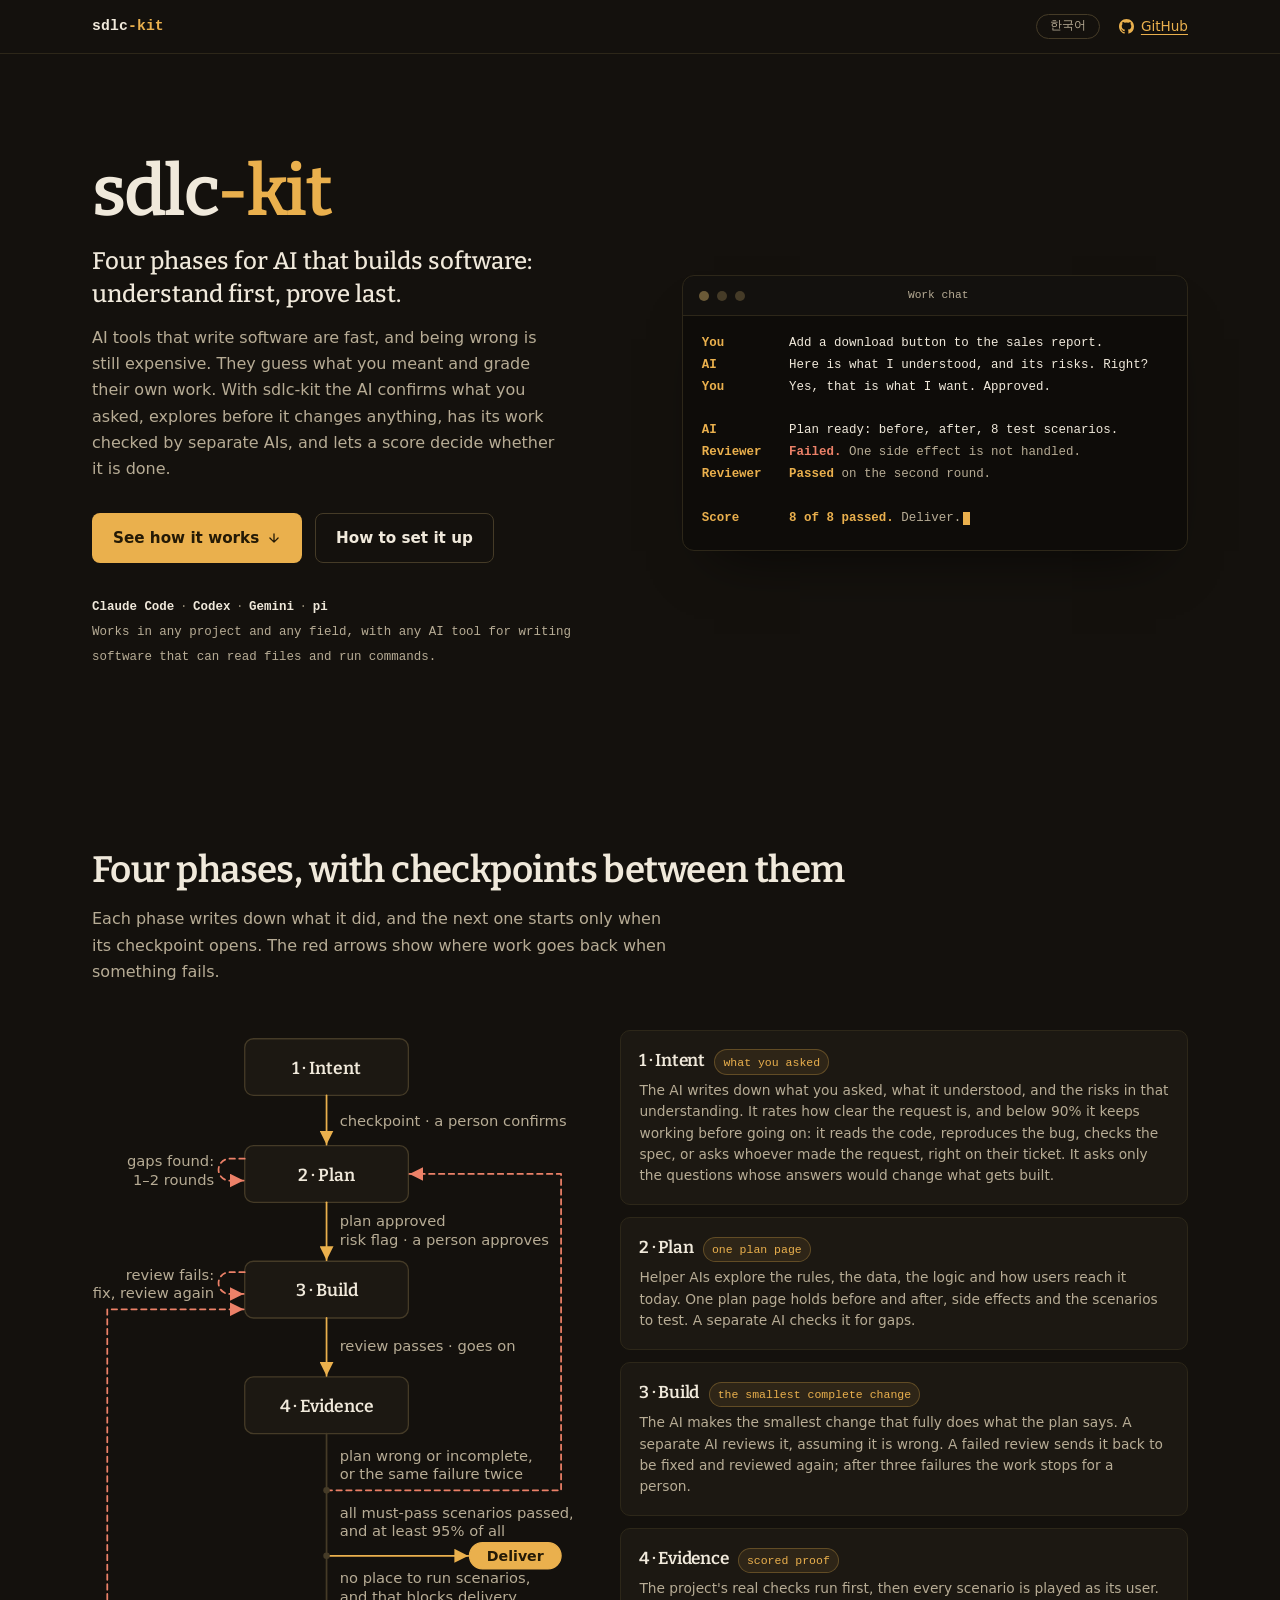
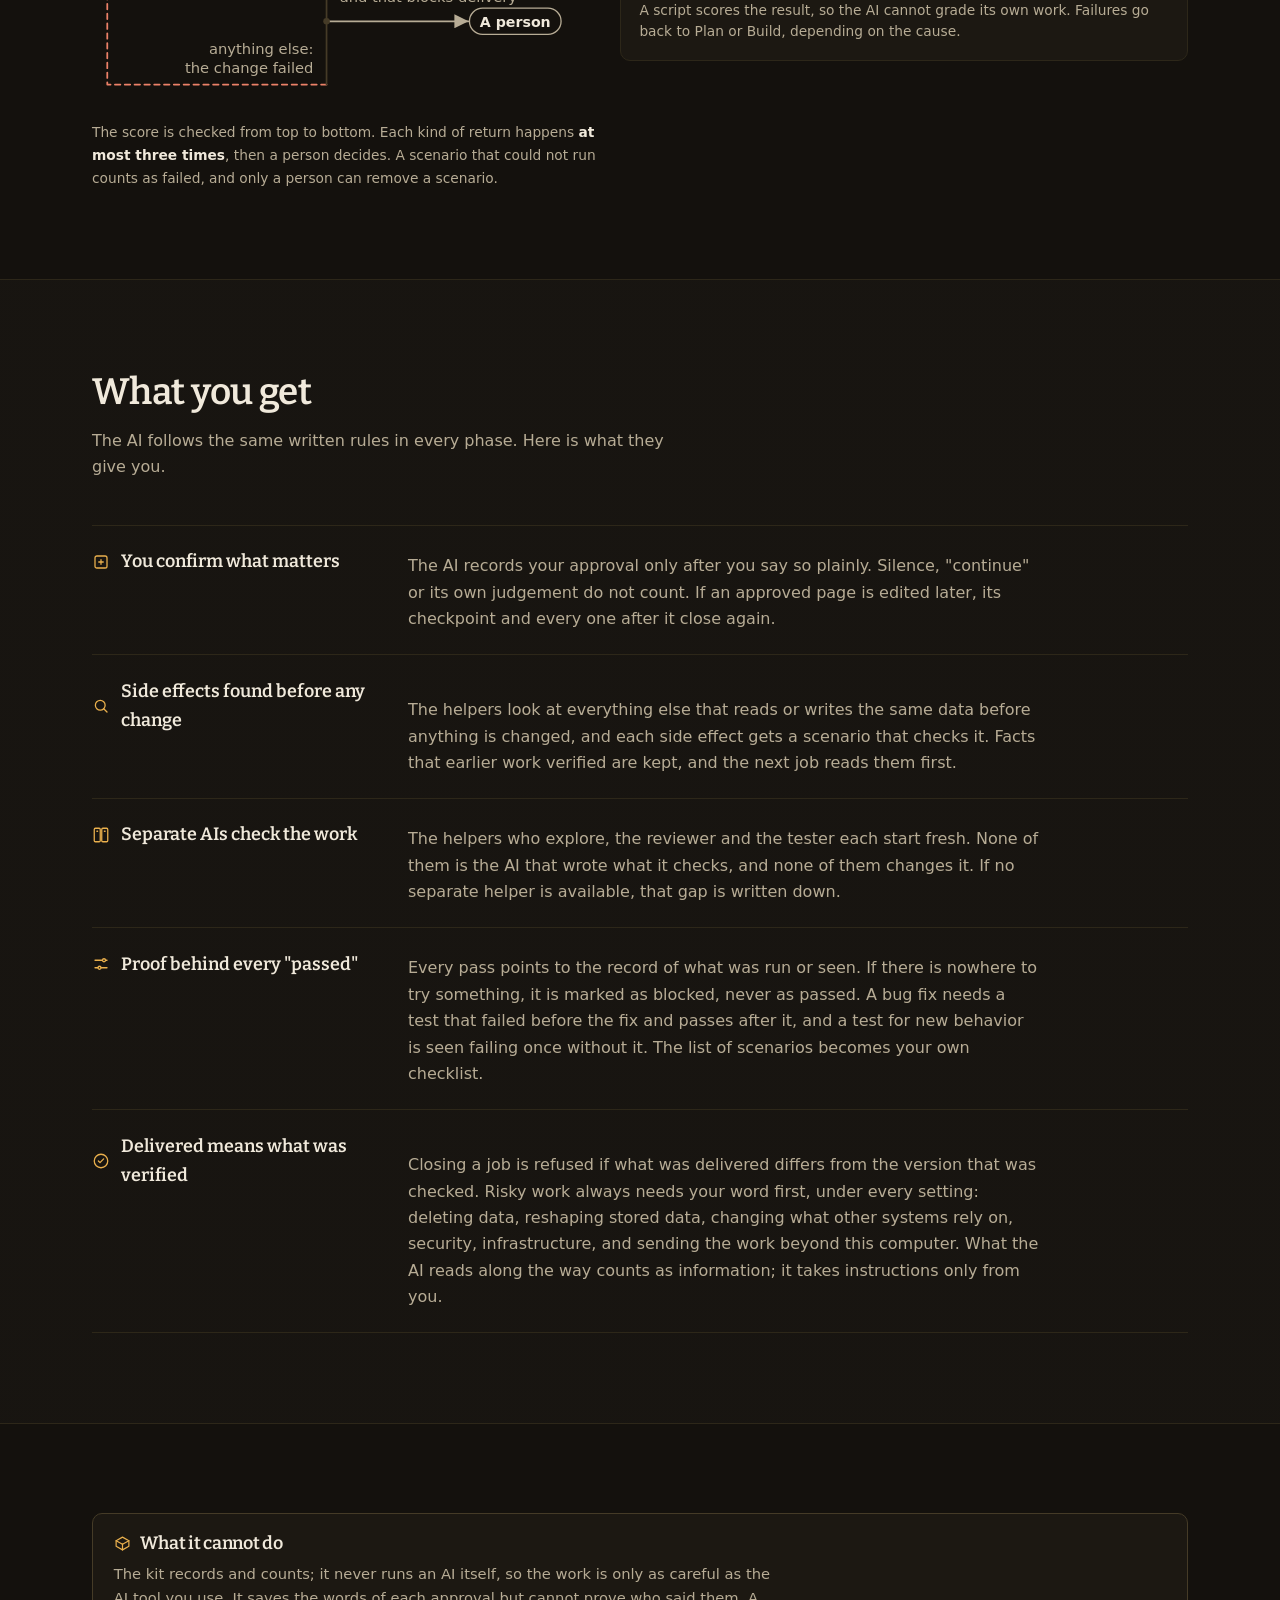
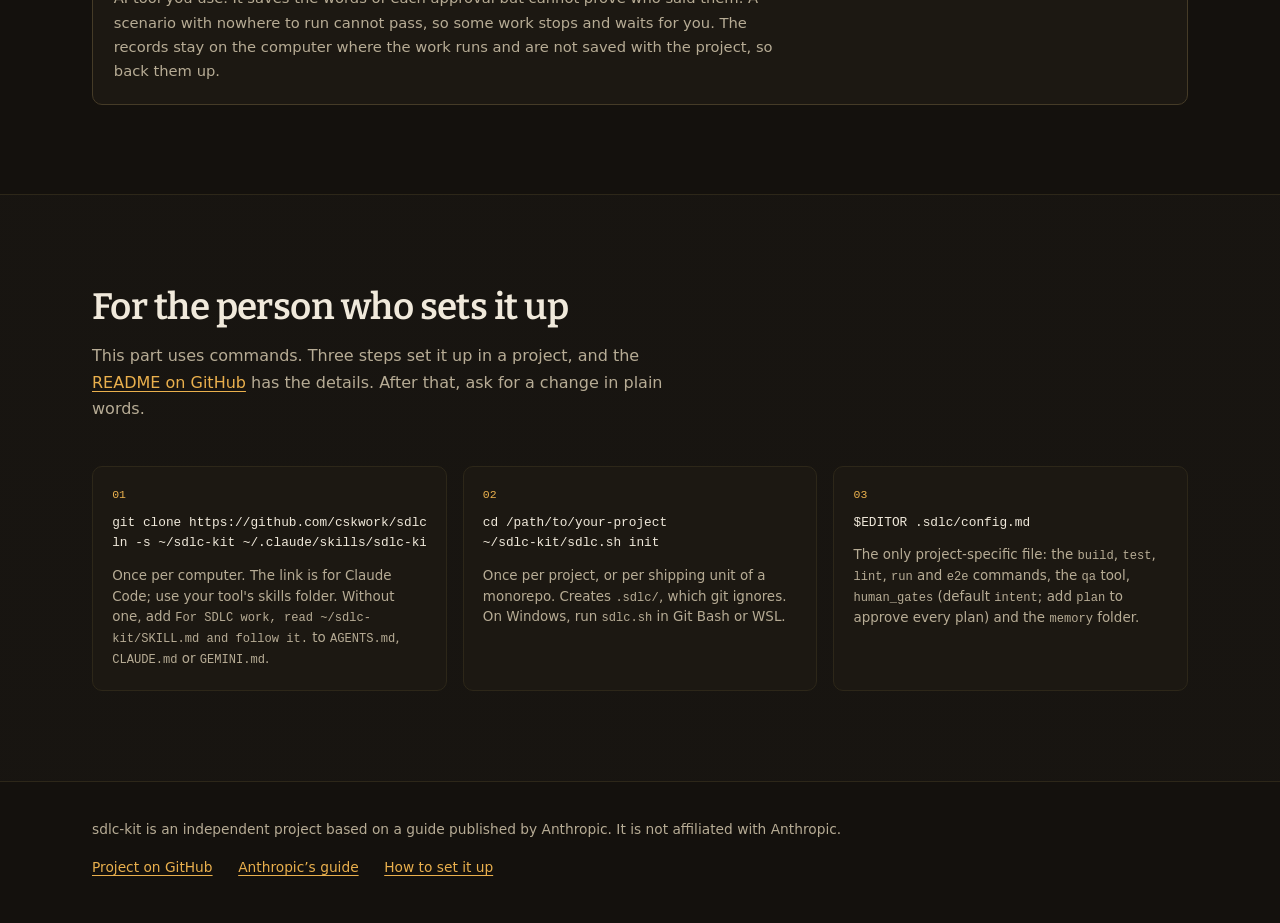
<file: docs/index.html>
<!DOCTYPE html>
<html lang="en">
<head>
<!-- Audience: anyone. Page copy uses no coding terms or jargon; commands and file names appear only in the install section. -->
<meta charset="utf-8">
<meta name="viewport" content="width=device-width, initial-scale=1">
<title>sdlc-kit | Four phases for AI that builds software: intent, plan, build, evidence</title>
<meta name="description" content="With sdlc-kit, an AI that writes software works in four phases: intent, plan, build and evidence. Separate AIs check the work, a score decides what happens next, and a person confirms at the checkpoints.">
<meta property="og:type" content="website">
<meta property="og:title" content="sdlc-kit | Four phases for AI that builds software">
<meta property="og:description" content="Intent, plan, build, evidence. Separate AIs check the work, a score decides whether it is done, and a person confirms at the checkpoints.">
<meta property="og:url" content="https://github.com/cskwork/sdlc-kit">
<meta name="twitter:card" content="summary">
<meta name="theme-color" content="#14110d">
<link rel="icon" href="data:image/svg+xml,%3Csvg xmlns='http://www.w3.org/2000/svg' viewBox='0 0 32 32'%3E%3Crect width='32' height='32' rx='6' fill='%2314110d'/%3E%3Crect x='7' y='7' width='18' height='18' rx='2.5' fill='none' stroke='%23eab04d' stroke-width='2.4'/%3E%3Crect x='12' y='12' width='8' height='8' fill='%23eab04d'/%3E%3C/svg%3E">
<link rel="preconnect" href="https://fonts.googleapis.com">
<link rel="preconnect" href="https://fonts.gstatic.com" crossorigin>
<link rel="stylesheet" href="https://fonts.googleapis.com/css2?family=Bitter:wght@500;600;700&amp;display=swap">
<style>
  :root {
    --bg: #14110d;
    --bg-raised: #1c1812;
    --bg-term: #0e0c09;
    --line: #2d2719;
    --line-strong: #453b27;
    --text: #f0e9db;
    --text-2: #b7ac95;
    --accent: #eab04d;
    --accent-ink: #241a06;
    --danger: #ec8168;
    --mono: ui-monospace, "SF Mono", "Cascadia Mono", Menlo, Consolas, "Liberation Mono", "Apple SD Gothic Neo", "Noto Sans KR", monospace;
    --sans: system-ui, -apple-system, "Segoe UI", Roboto, "Helvetica Neue", Arial, "Apple SD Gothic Neo", "Noto Sans KR", "Malgun Gothic", sans-serif;
    --slab: "Bitter", "Iowan Old Style", Georgia, "Apple SD Gothic Neo", "Noto Sans KR", sans-serif;
  }
  * { box-sizing: border-box; }
  html { -webkit-text-size-adjust: 100%; }
  @media (prefers-reduced-motion: no-preference) { html { scroll-behavior: smooth; } }
  body {
    margin: 0;
    background: var(--bg);
    color: var(--text);
    font: 400 1rem/1.65 var(--sans);
    font-synthesis: none;
    text-rendering: optimizeLegibility;
    -webkit-font-smoothing: antialiased;
  }
  ::selection { background: var(--accent); color: var(--accent-ink); }
  a { color: var(--accent); text-underline-offset: 0.2em; text-decoration-thickness: 1px; }
  a:hover { color: #f4c36e; }
  :focus-visible { outline: 2px solid var(--accent); outline-offset: 3px; border-radius: 3px; }
  .skip {
    position: absolute; left: 1rem; top: -3.5rem; z-index: 10;
    background: var(--accent); color: var(--accent-ink);
    font-weight: 600; padding: 0.55rem 0.9rem; border-radius: 6px;
    text-decoration: none; transition: top 120ms ease-out;
  }
  .skip:focus { top: 1rem; }
  .wrap { max-width: 74rem; margin-inline: auto; padding-inline: clamp(1.25rem, 4.5vw, 2.75rem); }
  section { scroll-margin-top: 2rem; }
  h1, h2, h3 { font-family: var(--slab); font-weight: 600; letter-spacing: -0.015em; text-wrap: balance; }
  html:lang(ko) body { word-break: keep-all; }
  h2 { font-size: clamp(1.55rem, 1.1rem + 2vw, 2.3rem); line-height: 1.2; margin: 0 0 0.9rem; }
  .section-lede { color: var(--text-2); max-width: 58ch; margin: 0 0 2.75rem; }

  /* ---------- top bar ---------- */
  .topbar { border-bottom: 1px solid var(--line); }
  .topbar .wrap { display: flex; align-items: center; justify-content: space-between; gap: 1rem; padding-block: 0.85rem; }
  .wordmark { font-family: var(--mono); font-size: 0.92rem; font-weight: 600; color: var(--text); text-decoration: none; letter-spacing: 0.01em; }
  .wordmark b { color: var(--accent); font-weight: 600; }
  .topbar .gh { font-size: 0.85rem; display: inline-flex; align-items: center; gap: 0.45rem; }
  .top-actions { display: inline-flex; align-items: center; gap: 1.2rem; }
  .lang {
    font-family: var(--mono); font-size: 0.78rem; font-weight: 500; line-height: 1;
    color: var(--text-2); background: transparent;
    border: 1px solid var(--line-strong); border-radius: 99px;
    padding: 0.34rem 0.8rem; cursor: pointer;
    transition: color 120ms ease-out, border-color 120ms ease-out;
  }
  .lang:hover { color: var(--accent); border-color: var(--accent); }

  /* ---------- hero ---------- */
  .hero { padding-block: clamp(3.25rem, 8vw, 6.5rem) clamp(3rem, 7vw, 5.5rem); }
  .hero .wrap { display: grid; gap: clamp(2.5rem, 5vw, 4rem); align-items: center; }
  .hero .wrap > * { min-width: 0; }
  @media (min-width: 940px) { .hero .wrap { grid-template-columns: 1.02fr 0.98fr; } }
  .hero h1 { font-size: clamp(2.6rem, 1.4rem + 5.6vw, 4.4rem); line-height: 1.02; letter-spacing: -0.025em; margin: 0 0 1.1rem; }
  .hero h1 .kit { color: var(--accent); }
  .pitch { font-family: var(--slab); font-weight: 500; font-size: clamp(1.2rem, 1rem + 1vw, 1.5rem); line-height: 1.35; margin: 0 0 0.9rem; max-width: 30ch; }
  .hero .sub { color: var(--text-2); max-width: 46ch; margin: 0 0 1.9rem; }
  .cta-row { display: flex; flex-wrap: wrap; gap: 0.8rem; align-items: center; }
  .btn {
    display: inline-flex; align-items: center; gap: 0.5rem;
    font-weight: 600; font-size: 0.95rem; padding: 0.72rem 1.25rem;
    border-radius: 8px; text-decoration: none; border: 1px solid transparent;
    transition: transform 120ms ease-out, background-color 120ms ease-out, border-color 120ms ease-out;
  }
  .btn:active { transform: translateY(1px); }
  .btn-primary { background: var(--accent); color: var(--accent-ink); }
  .btn-primary:hover { background: #f4c36e; color: var(--accent-ink); }
  .btn-ghost { border-color: var(--line-strong); color: var(--text); }
  .btn-ghost:hover { border-color: var(--accent); color: var(--accent); }
  .btn svg { flex: none; }
  .harnesses { margin: 2rem 0 0; font-family: var(--mono); font-size: 0.78rem; color: var(--text-2); line-height: 2; }
  .harnesses b { color: var(--text); font-weight: 600; }
  .harnesses .dot { color: #8f8672; padding-inline: 0.35rem; }

  /* ---------- terminal ---------- */
  .term { background: var(--bg-term); border: 1px solid var(--line); border-radius: 12px; overflow: hidden; box-shadow: 0 32px 56px -32px rgba(0, 0, 0, 0.65); }
  .term-bar { display: flex; align-items: center; gap: 0.5rem; padding: 0.65rem 0.95rem; border-bottom: 1px solid var(--line); background: rgba(255, 255, 255, 0.02); }
  .term-bar i { width: 10px; height: 10px; border-radius: 50%; background: var(--line-strong); }
  .term-bar i:first-child { background: #6b5a37; }
  .term-bar span { margin-inline: auto; font-family: var(--mono); font-size: 0.7rem; color: var(--text-2); transform: translateX(-24px); }
  .term-body { margin: 0; padding: 1.05rem 1.15rem 1.3rem; font-family: var(--mono); font-size: 0.78rem; line-height: 1.75; overflow-x: auto; }
  .term-body .ln { display: block; white-space: pre; }
  .term-body .who { display: inline-block; min-width: 7em; }
  .term-body .p { color: var(--accent); font-weight: 700; }
  .term-body .c { color: var(--text); }
  .term-body .o { color: var(--text-2); }
  .term-body .ok { color: var(--accent); font-weight: 700; }
  .term-body .bad { color: var(--danger); font-weight: 700; }
  @media (prefers-reduced-motion: no-preference) {
    .term-body .ln { opacity: 0; transform: translateY(5px); animation: ln-in 420ms ease-out forwards; animation-delay: calc(var(--i) * 480ms); }
    @keyframes ln-in { to { opacity: 1; transform: none; } }
    .caret::after { content: ""; display: inline-block; width: 0.55em; height: 1.05em; margin-left: 0.15em; background: var(--accent); vertical-align: text-bottom; animation: blink 1.1s steps(1) infinite; }
    @keyframes blink { 50% { opacity: 0; } }
  }

  /* ---------- sections ---------- */
  .band { padding-block: clamp(3.25rem, 7vw, 5.75rem); }
  .band + .band { border-top: 1px solid var(--line); }
  .band-alt { background: linear-gradient(rgba(255, 251, 240, 0.016), rgba(255, 251, 240, 0.016)); }

  /* ---------- the loop ---------- */
  .loopmap { display: grid; gap: 2rem; align-items: start; }
  .loopmap > * { min-width: 0; }
  @media (min-width: 900px) { .loopmap { grid-template-columns: minmax(0, 30rem) 1fr; gap: 3rem; } }
  .loopsvg { display: block; width: 100%; max-width: 30rem; height: auto; margin-inline: auto; }
  .loopsvg .box rect { fill: var(--bg-raised); stroke: var(--line-strong); stroke-width: 1.2; }
  .loopsvg .box text { font: 600 16px var(--slab); fill: var(--text); text-anchor: middle; }
  .loopsvg path { fill: none; stroke-width: 1.6; stroke-linecap: round; stroke-linejoin: round; }
  .loopsvg .go path { stroke: var(--accent); marker-end: url(#ah-go); }
  .loopsvg .back path { stroke: var(--danger); stroke-dasharray: 5 4; marker-end: url(#ah-back); }
  .loopsvg .trunk { stroke: var(--line-strong); }
  .loopsvg .stop { stroke: var(--text-2); marker-end: url(#ah-out); }
  .loopsvg .mk-go { fill: var(--accent); }
  .loopsvg .mk-back { fill: var(--danger); }
  .loopsvg .mk-out { fill: var(--text-2); }
  .loopsvg .dots circle { fill: var(--line-strong); }
  .loopsvg .pill { fill: none; stroke: var(--text-2); stroke-width: 1.2; }
  .loopsvg .pill.done { fill: var(--accent); stroke: var(--accent); }
  .loopsvg .pill-t { font: 600 13px var(--sans); fill: var(--text); text-anchor: middle; }
  .loopsvg .pill-t.done { fill: var(--accent-ink); }
  .loopsvg .lbl text { font: 400 13.5px var(--sans); fill: var(--text-2); }
  .loopsvg .lbl.end text { text-anchor: end; }
  .flow { list-style: none; margin: 0; padding: 0; display: grid; gap: 0.75rem; }
  .flow .stage { background: var(--bg-raised); border: 1px solid var(--line); border-radius: 10px; padding: 1rem 1.15rem 1.1rem; }
  .flow h3 { margin: 0 0 0.3rem; font-size: 1.08rem; display: flex; align-items: baseline; gap: 0.6rem; flex-wrap: wrap; }
  .flow h3 .art {
    font-family: var(--mono); font-size: 0.72rem; font-weight: 500; color: var(--accent);
    background: rgba(234, 176, 77, 0.09); border: 1px solid rgba(234, 176, 77, 0.28);
    padding: 0.14rem 0.5rem; border-radius: 99px; letter-spacing: 0;
  }
  .flow .what { margin: 0; color: var(--text-2); font-size: 0.86rem; line-height: 1.55; }
  .loopnote { margin: 1.5rem 0 0; max-width: 62ch; color: var(--text-2); font-size: 0.86rem; }
  .loopnote b { color: var(--text); font-weight: 600; }

  /* ---------- what you get (ledger) ---------- */
  .ledger { margin: 0; border-bottom: 1px solid var(--line); }
  .ledger > div { display: grid; gap: 0.35rem 2.25rem; padding-block: 1.35rem; border-top: 1px solid var(--line); }
  .ledger dt { font-family: var(--slab); font-weight: 600; font-size: 1.12rem; display: flex; align-items: center; gap: 0.7rem; }
  .ledger dt svg { color: var(--accent); flex: none; }
  .ledger dd { margin: 0; color: var(--text-2); max-width: 62ch; }
  @media (min-width: 780px) { .ledger > div { grid-template-columns: 17.5rem 1fr; align-items: baseline; } }

  /* ---------- limits ---------- */
  .honest { border: 1px solid var(--line-strong); border-radius: 10px; padding: 1.15rem 1.3rem 1.25rem; background: var(--bg-raised); }
  .honest h2 { font-size: 1.12rem; margin: 0 0 0.5rem; display: flex; align-items: center; gap: 0.6rem; }
  .honest h2 svg { color: var(--accent); flex: none; }
  .honest p { margin: 0; color: var(--text-2); max-width: 72ch; font-size: 0.92rem; }

  /* ---------- install ---------- */
  .steps { list-style: none; margin: 0; padding: 0; counter-reset: step; display: grid; gap: 1rem; }
  @media (min-width: 900px) { .steps { grid-template-columns: repeat(3, 1fr); } }
  .steps li { counter-increment: step; min-width: 0; background: var(--bg-raised); border: 1px solid var(--line); border-radius: 10px; padding: 1.1rem 1.2rem 1.25rem; }
  .steps li::before { content: counter(step, decimal-leading-zero); font-family: var(--mono); font-size: 0.72rem; color: var(--accent); display: block; margin-bottom: 0.55rem; }
  .steps .cmd { display: block; font-family: var(--mono); font-size: 0.8rem; line-height: 1.6; color: var(--text); overflow-x: auto; white-space: pre; padding-bottom: 0.25rem; }
  .steps .note { margin: 0.5rem 0 0; color: var(--text-2); font-size: 0.84rem; line-height: 1.55; }
  .steps .note code { font-family: var(--mono); font-size: .9em; }

  /* ---------- footer ---------- */
  footer.site { border-top: 1px solid var(--line); padding-block: 2.25rem 2.75rem; }
  footer.site .wrap { display: flex; flex-wrap: wrap; gap: 1rem 2.5rem; align-items: baseline; justify-content: space-between; }
  footer.site p { margin: 0; color: var(--text-2); font-size: 0.86rem; }
  footer.site nav { display: flex; gap: 1.6rem; font-size: 0.86rem; flex-wrap: wrap; }
</style>
</head>
<body>
<!-- Design contract: show the four phases, the checkpoints between them and
     the routing after Evidence. Warm dark background, brass accent, Bitter
     headings, monospace labels, thin ledger rules; intro left, example chat right. -->
<noscript><style>.top-actions .lang { display: none; }</style></noscript>
<a class="skip" href="#main" data-i18n="skip">Skip to content</a>

<header class="topbar">
  <div class="wrap">
    <a class="wordmark" href="#top">sdlc<b>-kit</b></a>
    <span class="top-actions">
      <button type="button" class="lang" id="lang-toggle" aria-pressed="false">한국어</button>
      <a class="gh" href="https://github.com/cskwork/sdlc-kit">
        <svg width="15" height="15" viewBox="0 0 16 16" fill="currentColor" aria-hidden="true"><path d="M8 0C3.58 0 0 3.58 0 8c0 3.54 2.29 6.53 5.47 7.59.4.07.55-.17.55-.38 0-.19-.01-.82-.01-1.49-2.01.37-2.53-.49-2.69-.94-.09-.23-.48-.94-.82-1.13-.28-.15-.68-.52-.01-.53.63-.01 1.08.58 1.23.82.72 1.21 1.87.87 2.33.66.07-.52.28-.87.51-1.07-1.78-.2-3.64-.89-3.64-3.95 0-.87.31-1.59.82-2.15-.08-.2-.36-1.02.08-2.12 0 0 .67-.21 2.2.82a7.42 7.42 0 0 1 4 0c1.53-1.04 2.2-.82 2.2-.82.44 1.1.16 1.92.08 2.12.51.56.82 1.27.82 2.15 0 3.07-1.87 3.75-3.65 3.95.29.25.54.73.54 1.48 0 1.07-.01 1.93-.01 2.2 0 .21.15.46.55.38A8.01 8.01 0 0 0 16 8c0-4.42-3.58-8-8-8Z"/></svg>
        GitHub
      </a>
    </span>
  </div>
</header>

<main id="main">
  <!-- ============ hero ============ -->
  <section class="hero" id="top" aria-label="sdlc-kit introduction" data-i18n-aria="hero-aria">
    <div class="wrap">
      <div>
        <h1>sdlc<span class="kit">-kit</span></h1>
        <p class="pitch" data-i18n="pitch">Four phases for AI that builds software: understand first, prove last.</p>
        <p class="sub" data-i18n="sub">AI tools that write software are fast, and being wrong is still expensive. They guess what you meant and grade their own work. With sdlc-kit the AI confirms what you asked, explores before it changes anything, has its work checked by separate AIs, and lets a score decide whether it is done.</p>
        <p class="cta-row">
          <a class="btn btn-primary" href="#loop"><span data-i18n="cta-how">See how it works</span>
            <svg width="14" height="14" viewBox="0 0 24 24" fill="none" stroke="currentColor" stroke-width="2.2" stroke-linecap="round" stroke-linejoin="round" aria-hidden="true"><path d="M12 5v14M5 12l7 7 7-7"/></svg>
          </a>
          <a class="btn btn-ghost" href="#install" data-i18n="cta-setup">How to set it up</a>
        </p>
        <p class="harnesses"><b>Claude Code</b><span class="dot">·</span><b>Codex</b><span class="dot">·</span><b>Gemini</b><span class="dot">·</span><b>pi</b><br><span data-i18n="tools-note">Works in any project and any field, with any AI tool for writing software that can read files and run commands.</span></p>
      </div>

      <div class="term" role="img" aria-label="Example chat: a person confirms the request, separate AIs review the work, and a score decides that it is delivered." data-i18n-aria="term-aria">
        <div class="term-bar" aria-hidden="true"><i></i><i></i><i></i><span data-i18n="term-title">Work chat</span></div>
        <pre class="term-body"><span class="ln" style="--i:0"><span class="p who" data-i18n="t-you">You</span><span class="c" data-i18n="t1">Add a download button to the sales report.</span></span><span class="ln" style="--i:1"><span class="p who" data-i18n="t-ai">AI</span><span class="c" data-i18n="t2">Here is what I understood, and its risks. Right?</span></span><span class="ln" style="--i:2"><span class="p who" data-i18n="t-you">You</span><span class="c" data-i18n="t3">Yes, that is what I want. Approved.</span></span><span class="ln" style="--i:3"> </span><span class="ln" style="--i:4"><span class="p who" data-i18n="t-ai">AI</span><span class="c" data-i18n="t4">Plan ready: before, after, 8 test scenarios.</span></span><span class="ln" style="--i:5"><span class="p who" data-i18n="t-rev">Reviewer</span><span data-i18n="t5"><span class="bad">Failed.</span><span class="o"> One side effect is not handled.</span></span></span><span class="ln" style="--i:6"><span class="p who" data-i18n="t-rev">Reviewer</span><span data-i18n="t6"><span class="ok">Passed</span><span class="o"> on the second round.</span></span></span><span class="ln" style="--i:7"> </span><span class="ln caret" style="--i:8"><span class="p who" data-i18n="t-score">Score</span><span data-i18n="t7"><span class="ok">8 of 8 passed.</span><span class="o"> Deliver.</span></span></span></pre>
      </div>
    </div>
  </section>

  <!-- ============ the loop ============ -->
  <section class="band" id="loop" aria-labelledby="loop-h">
    <div class="wrap">
      <h2 id="loop-h" data-i18n="loop-h">Four phases, with checkpoints between them</h2>
      <p class="section-lede" data-i18n="loop-lede">Each phase writes down what it did, and the next one starts only when its checkpoint opens. The red arrows show where work goes back when something fails.</p>

      <div class="loopmap">
        <svg class="loopsvg" viewBox="0 0 440 612" role="img" aria-label="The loop. 1 Intent goes to 2 Plan once a person approves. Plan goes to 3 Build once the plan is approved, by a person if it carries a risk flag; gaps found send it back into Plan for one or two rounds. Build goes to 4 Evidence when the review passes; a failed review means fix and review again. Evidence checks the score in this order: a wrong or incomplete plan, or the same failure twice, goes back to Plan; every must-pass scenario passed and at least 95% of all passed means Deliver; scenarios with no place to run that block delivery go to a person; anything else goes back to Build. Each kind of return happens at most three times, then a person decides." data-i18n-aria="loop-aria">
          <defs>
            <marker id="ah-go" viewBox="0 0 8 8" refX="8" refY="4" markerWidth="8" markerHeight="8" orient="auto-start-reverse"><path d="M0 0 8 4 0 8z" class="mk-go"/></marker>
            <marker id="ah-back" viewBox="0 0 8 8" refX="8" refY="4" markerWidth="8" markerHeight="8" orient="auto-start-reverse"><path d="M0 0 8 4 0 8z" class="mk-back"/></marker>
            <marker id="ah-out" viewBox="0 0 8 8" refX="8" refY="4" markerWidth="8" markerHeight="8" orient="auto-start-reverse"><path d="M0 0 8 4 0 8z" class="mk-out"/></marker>
          </defs>
          <g class="box">
            <rect x="140" y="8" width="150" height="52" rx="8"/><text x="215" y="40" data-i18n="s1-h">1 · Intent</text>
            <rect x="140" y="106" width="150" height="52" rx="8"/><text x="215" y="138" data-i18n="s2-h">2 · Plan</text>
            <rect x="140" y="212" width="150" height="52" rx="8"/><text x="215" y="244" data-i18n="s3-h">3 · Build</text>
            <rect x="140" y="318" width="150" height="52" rx="8"/><text x="215" y="350" data-i18n="s4-h">4 · Evidence</text>
          </g>
          <g class="go">
            <path d="M215 60V105"/><path d="M215 158V211"/><path d="M215 264V317"/><path d="M215 482H345"/>
          </g>
          <g class="back">
            <path d="M140 118H126A10 10 0 0 0 126 138H139"/>
            <path d="M140 222H126A10 10 0 0 0 126 242H139"/>
            <path d="M215 422H430V132H291"/>
            <path d="M215 600H14V256H139"/>
          </g>
          <path class="trunk" d="M215 370V600"/>
          <path class="stop" d="M215 542H345"/>
          <g class="dots"><circle cx="215" cy="422" r="3"/><circle cx="215" cy="482" r="3"/><circle cx="215" cy="542" r="3"/></g>
          <rect class="pill done" x="346" y="470" width="84" height="24" rx="12"/><text class="pill-t done" x="388" y="487" data-i18n="d-deliver">Deliver</text>
          <rect class="pill" x="346" y="530" width="84" height="24" rx="12"/><text class="pill-t" x="388" y="547" data-i18n="d-person">A person</text>
          <g class="lbl">
            <text x="227" y="88" data-i18n="e12">checkpoint · a person confirms</text>
            <text x="227" y="180" data-i18n="d-ok2">plan approved</text>
            <text x="227" y="197" data-i18n="e23">risk flag · a person approves</text>
            <text x="227" y="294" data-i18n="e34">review passes · goes on</text>
            <text x="227" y="395" data-i18n="d-a1">plan wrong or incomplete,</text>
            <text x="227" y="412" data-i18n="d-a2">or the same failure twice</text>
            <text x="227" y="447" data-i18n="d-b1">all must-pass scenarios passed,</text>
            <text x="227" y="464" data-i18n="d-b2">and at least 95% of all</text>
            <text x="227" y="507" data-i18n="d-c1">no place to run scenarios,</text>
            <text x="227" y="524" data-i18n="d-c2">and that blocks delivery</text>
          </g>
          <g class="lbl end">
            <text x="112" y="125" data-i18n="d-gap1">gaps found:</text>
            <text x="112" y="142" data-i18n="d-gap2">1–2 rounds</text>
            <text x="112" y="229" data-i18n="d-fail1">review fails:</text>
            <text x="112" y="246" data-i18n="d-fail2">fix, review again</text>
            <text x="203" y="572" data-i18n="d-d1">anything else:</text>
            <text x="203" y="589" data-i18n="d-d2">the change failed</text>
          </g>
        </svg>

        <ol class="flow" aria-label="The four phases" data-i18n-aria="flow-aria">
          <li class="stage">
            <h3><span data-i18n="s1-h">1 · Intent</span> <span class="art" data-i18n="s1-a">what you asked</span></h3>
            <p class="what" data-i18n="s1-p">The AI writes down what you asked, what it understood, and the risks in that understanding. It rates how clear the request is, and below 90% it keeps working before going on: it reads the code, reproduces the bug, checks the spec, or asks whoever made the request, right on their ticket. It asks only the questions whose answers would change what gets built.</p>
          </li>
          <li class="stage">
            <h3><span data-i18n="s2-h">2 · Plan</span> <span class="art" data-i18n="s2-a">one plan page</span></h3>
            <p class="what" data-i18n="s2-p">Helper AIs explore the rules, the data, the logic and how users reach it today. One plan page holds before and after, side effects and the scenarios to test. A separate AI checks it for gaps.</p>
          </li>
          <li class="stage">
            <h3><span data-i18n="s3-h">3 · Build</span> <span class="art" data-i18n="s3-a">the smallest complete change</span></h3>
            <p class="what" data-i18n="s3-p">The AI makes the smallest change that fully does what the plan says. A separate AI reviews it, assuming it is wrong. A failed review sends it back to be fixed and reviewed again; after three failures the work stops for a person.</p>
          </li>
          <li class="stage">
            <h3><span data-i18n="s4-h">4 · Evidence</span> <span class="art" data-i18n="s4-a">scored proof</span></h3>
            <p class="what" data-i18n="s4-p">The project's real checks run first, then every scenario is played as its user. A script scores the result, so the AI cannot grade its own work. Failures go back to Plan or Build, depending on the cause.</p>
          </li>
        </ol>
      </div>
      <p class="loopnote" data-i18n="loopnote">The score is checked from top to bottom. Each kind of return happens <b>at most three times</b>, then a person decides. A scenario that could not run counts as failed, and only a person can remove a scenario.</p>
    </div>
  </section>

  <!-- ============ what you get ============ -->
  <section class="band band-alt" id="why" aria-labelledby="why-h">
    <div class="wrap">
      <h2 id="why-h" data-i18n="why-h">What you get</h2>
      <p class="section-lede" data-i18n="why-lede">The AI follows the same written rules in every phase. Here is what they give you.</p>

      <dl class="ledger">
        <div>
          <dt><svg width="18" height="18" viewBox="0 0 24 24" fill="none" stroke="currentColor" stroke-width="1.7" stroke-linecap="round" stroke-linejoin="round" aria-hidden="true"><rect x="4" y="4" width="16" height="16" rx="2.5"/><path d="M9 12h6M12 9v6"/></svg><span data-i18n="g1-t">You confirm what matters</span></dt>
          <dd data-i18n="g1-d">The AI records your approval only after you say so plainly. Silence, "continue" or its own judgement do not count. If an approved page is edited later, its checkpoint and every one after it close again.</dd>
        </div>
        <div>
          <dt><svg width="18" height="18" viewBox="0 0 24 24" fill="none" stroke="currentColor" stroke-width="1.7" stroke-linecap="round" stroke-linejoin="round" aria-hidden="true"><circle cx="11" cy="11" r="6.5"/><path d="m20 20-4.4-4.4"/></svg><span data-i18n="g2-t">Side effects found before any change</span></dt>
          <dd data-i18n="g2-d">The helpers look at everything else that reads or writes the same data before anything is changed, and each side effect gets a scenario that checks it. Facts that earlier work verified are kept, and the next job reads them first.</dd>
        </div>
        <div>
          <dt><svg width="18" height="18" viewBox="0 0 24 24" fill="none" stroke="currentColor" stroke-width="1.7" stroke-linecap="round" stroke-linejoin="round" aria-hidden="true"><rect x="3" y="3" width="8" height="18" rx="1.5"/><rect x="13" y="3" width="8" height="18" rx="1.5"/><path d="M6.5 7h1M16.5 7h1"/></svg><span data-i18n="g3-t">Separate AIs check the work</span></dt>
          <dd data-i18n="g3-d">The helpers who explore, the reviewer and the tester each start fresh. None of them is the AI that wrote what it checks, and none of them changes it. If no separate helper is available, that gap is written down.</dd>
        </div>
        <div>
          <dt><svg width="18" height="18" viewBox="0 0 24 24" fill="none" stroke="currentColor" stroke-width="1.7" stroke-linecap="round" stroke-linejoin="round" aria-hidden="true"><path d="M4 7h10M18 7h2M4 17h4M12 17h8"/><circle cx="16" cy="7" r="2"/><circle cx="10" cy="17" r="2"/></svg><span data-i18n="g4-t">Proof behind every "passed"</span></dt>
          <dd data-i18n="g4-d">Every pass points to the record of what was run or seen. If there is nowhere to try something, it is marked as blocked, never as passed. A bug fix needs a test that failed before the fix and passes after it, and a test for new behavior is seen failing once without it. The list of scenarios becomes your own checklist.</dd>
        </div>
        <div>
          <dt><svg width="18" height="18" viewBox="0 0 24 24" fill="none" stroke="currentColor" stroke-width="1.7" stroke-linecap="round" stroke-linejoin="round" aria-hidden="true"><circle cx="12" cy="12" r="9"/><path d="m8.5 12 2.2 2.2 4.8-5"/></svg><span data-i18n="g5-t">Delivered means what was verified</span></dt>
          <dd data-i18n="g5-d">Closing a job is refused if what was delivered differs from the version that was checked. Risky work always needs your word first, under every setting: deleting data, reshaping stored data, changing what other systems rely on, security, infrastructure, and sending the work beyond this computer. What the AI reads along the way counts as information; it takes instructions only from you.</dd>
        </div>
      </dl>
    </div>
  </section>

  <!-- ============ honest limits ============ -->
  <section class="band" id="limits" aria-labelledby="limits-h">
    <div class="wrap">
      <div class="honest">
        <h2 id="limits-h">
          <svg width="17" height="17" viewBox="0 0 24 24" fill="none" stroke="currentColor" stroke-width="1.7" stroke-linecap="round" stroke-linejoin="round" aria-hidden="true"><path d="M12 3 3 8l9 5 9-5-9-5Z"/><path d="M3 8v8l9 5 9-5V8"/><path d="M12 13v8"/></svg>
          <span data-i18n="lim-h">What it cannot do</span>
        </h2>
        <p data-i18n="lim-p">The kit records and counts; it never runs an AI itself, so the work is only as careful as the AI tool you use. It saves the words of each approval but cannot prove who said them. A scenario with nowhere to run cannot pass, so some work stops and waits for you. The records stay on the computer where the work runs and are not saved with the project, so back them up.</p>
      </div>
    </div>
  </section>

  <!-- ============ install ============ -->
  <section class="band band-alt" id="install" aria-labelledby="install-h">
    <div class="wrap">
      <h2 id="install-h" data-i18n="inst-h">For the person who sets it up</h2>
      <p class="section-lede" data-i18n="inst-lede">This part uses commands. Three steps set it up in a project, and the <a href="https://github.com/cskwork/sdlc-kit#quick-start">README on GitHub</a> has the details. After that, ask for a change in plain words.</p>

      <ol class="steps">
        <li>
          <span class="cmd">git clone https://github.com/cskwork/sdlc-kit ~/sdlc-kit
ln -s ~/sdlc-kit ~/.claude/skills/sdlc-kit</span>
          <p class="note" data-i18n="st1-n">Once per computer. The link is for Claude Code; use your tool's skills folder. Without one, add <code>For SDLC work, read ~/sdlc-kit/SKILL.md and follow it.</code> to <code>AGENTS.md</code>, <code>CLAUDE.md</code> or <code>GEMINI.md</code>.</p>
        </li>
        <li>
          <span class="cmd">cd /path/to/your-project
~/sdlc-kit/sdlc.sh init</span>
          <p class="note" data-i18n="st2-n">Once per project, or per shipping unit of a monorepo. Creates <code>.sdlc/</code>, which git ignores. On Windows, run <code>sdlc.sh</code> in Git Bash or WSL.</p>
        </li>
        <li>
          <span class="cmd">$EDITOR .sdlc/config.md</span>
          <p class="note" data-i18n="st3-n">The only project-specific file: the <code>build</code>, <code>test</code>, <code>lint</code>, <code>run</code> and <code>e2e</code> commands, the <code>qa</code> tool, <code>human_gates</code> (default <code>intent</code>; add <code>plan</code> to approve every plan) and the <code>memory</code> folder.</p>
        </li>
      </ol>
    </div>
  </section>
</main>

<footer class="site">
  <div class="wrap">
    <p data-i18n="foot-p">sdlc-kit is an independent project based on a guide published by Anthropic. It is not affiliated with Anthropic.</p>
    <nav aria-label="Footer" data-i18n-aria="foot-aria">
      <a href="https://github.com/cskwork/sdlc-kit" data-i18n="foot-gh">Project on GitHub</a>
      <a href="https://claude.com/blog/the-ai-native-sdlc-playbook" data-i18n="foot-pb">Anthropic&rsquo;s guide</a>
      <a href="#install" data-i18n="cta-setup">How to set it up</a>
    </nav>
  </div>
</footer>
<script>
(function () {
  "use strict";
  var KEY = "sdlc-kit-lang";
  var KO = {
    "skip": '본문으로 건너뛰기',
    "pitch": 'AI가 소프트웨어를 만드는 네 단계. 이해는 맨 앞에, 증명은 맨 뒤에.',
    "sub": '소프트웨어를 만드는 AI는 빠르지만, 틀렸을 때 드는 비용은 여전히 큽니다. AI는 요청을 짐작으로 해석하고 자기 숙제를 스스로 채점합니다. sdlc-kit을 쓰면 AI는 요청을 먼저 확인받고, 무엇이든 바꾸기 전에 조사하고, 다른 AI에게 작업을 검사받으며, 끝났는지는 점수가 정합니다.',
    "cta-how": '작동 방식 보기',
    "cta-setup": '설치 방법',
    "tools-note": '파일을 읽고 명령을 실행할 수 있는 AI 개발 도구라면 어떤 프로젝트, 어떤 분야에서든 쓸 수 있습니다.',
    "term-title": '작업 대화',
    "t-you": '담당자',
    "t-ai": 'AI',
    "t-rev": '검토 AI',
    "t-score": '점수',
    "t1": '매출 보고서에 다운로드 버튼을 넣어 주세요.',
    "t2": '이렇게 이해했고, 이런 위험이 있습니다. 맞나요?',
    "t3": '네, 원하던 내용이 맞습니다. 승인합니다.',
    "t4": '계획 완료: 바뀌기 전과 후, 시험할 시나리오 8개.',
    "t5": '<span class="bad">불합격.</span><span class="o"> 부작용 하나를 처리하지 않았습니다.</span>',
    "t6": '<span class="ok">통과.</span><span class="o"> 두 번째 검토입니다.</span>',
    "t7": '<span class="ok">8개 중 8개 통과.</span><span class="o"> 납품합니다.</span>',
    "loop-h": '네 단계와 그 사이의 확인 지점',
    "loop-lede": '각 단계는 한 일을 글로 남기고, 다음 단계는 확인 지점이 열려야 시작합니다. 빨간 화살표는 무언가 실패했을 때 작업이 되돌아가는 곳입니다.',
    "s1-h": '1 · 의도',
    "s1-a": '요청한 것',
    "s1-p": 'AI가 요청한 내용, 자신이 이해한 내용, 그 이해에 숨은 위험을 글로 적습니다. 요청이 얼마나 분명한지 점수를 매기고, 90%에 못 미치면 다음 단계로 가지 않고 코드를 읽거나, 버그를 재현하거나, 스펙을 확인하거나, 요청한 사람에게 그 티켓에서 바로 묻습니다. 답에 따라 만들 것이 달라지는 질문만 묻습니다.',
    "e12": '확인 지점 · 사람이 확인',
    "s2-h": '2 · 계획',
    "s2-a": '계획 한 장',
    "s2-p": '보조 AI들이 규칙, 데이터, 처리 흐름, 사용자가 지금 그 기능에 닿는 경로를 조사합니다. 계획 한 장에 바뀌기 전과 후, 부작용, 시험할 시나리오를 담고, 다른 AI가 빠진 곳을 찾습니다.',
    "d-ok2": '계획 승인',
    "e23": '위험 표시 · 사람이 승인',
    "s3-h": '3 · 만들기',
    "s3-a": '가장 작은 완전한 변경',
    "s3-p": '계획이 말하는 일을 빠짐없이 해내는 가장 작은 변경을 만듭니다. 이어서 다른 AI가 틀렸다고 가정하고 검토합니다. 검토에서 떨어지면 고친 뒤 다시 검토받고, 세 번 떨어지면 작업을 멈추고 사람에게 넘깁니다.',
    "e34": '검토 통과 · 다음으로',
    "s4-h": '4 · 검증',
    "s4-a": '점수가 매겨진 증거',
    "s4-p": '먼저 프로젝트의 실제 점검을 돌리고, 모든 시나리오를 그 사용자가 되어 해 봅니다. 결과는 스크립트가 채점하므로 AI가 스스로 채점할 수 없습니다. 실패하면 원인에 따라 계획이나 만들기로 돌아갑니다.',
    "d-gap1": '빈틈이 있으면',
    "d-gap2": '1~2회 보완',
    "d-fail1": '검토 불합격',
    "d-fail2": '고쳐서 재검토',
    "d-a1": '계획이 틀렸거나 빠졌을 때,',
    "d-a2": '또는 같은 실패가 두 번 났을 때',
    "d-b1": '필수 시나리오가 모두 통과하고',
    "d-b2": '전체의 95% 이상이 통과',
    "d-c1": '시나리오를 돌릴 환경이 없어',
    "d-c2": '납품할 수 없을 때',
    "d-d1": '그 밖의 경우:',
    "d-d2": '만든 변경의 실패',
    "d-deliver": '납품',
    "d-person": '사람',
    "loopnote": '점수는 위에서부터 차례로 따집니다. 같은 종류의 되돌아가기는 <b>최대 세 번</b>이며, 그 뒤에는 사람이 정합니다. 실행하지 못한 시나리오는 실패로 치고, 시나리오를 지우는 것은 사람만 할 수 있습니다.',
    "why-h": '달라지는 점',
    "why-lede": 'AI는 모든 단계에서 같은 규칙을 따릅니다. 그래서 다음이 달라집니다.',
    "g1-t": '중요한 것은 사람이 확인합니다',
    "g1-d": 'AI는 승인한다는 분명한 말을 들어야만 승인을 기록합니다. 아무 말이 없거나 "계속해"라고 한 것, AI 자신의 판단은 승인으로 치지 않습니다. 승인한 문서가 나중에 고쳐지면 그 확인 지점과 이후의 확인 지점이 모두 다시 닫힙니다.',
    "g2-t": '부작용은 바꾸기 전에 찾습니다',
    "g2-d": '무엇이든 바꾸기 전에, 같은 데이터를 읽거나 쓰는 다른 곳을 보조 AI가 모두 살핍니다. 부작용마다 그것을 점검할 시나리오가 붙습니다. 앞선 작업에서 검증한 사실은 남겨 두고, 다음 작업이 가장 먼저 읽습니다.',
    "g3-t": '다른 AI가 따로 점검합니다',
    "g3-d": '조사하는 보조 AI, 검토 AI, 시험 AI는 모두 처음부터 새로 시작합니다. 점검하는 대상을 만든 AI가 맡는 일은 없고, 결과를 고치지도 않습니다. 별도의 AI를 쓸 수 없으면 그 빈틈을 기록합니다.',
    "g4-t": '"통과"에는 증거가 붙습니다',
    "g4-d": '모든 통과에는 무엇을 실행하거나 보았는지 기록이 붙습니다. 시험해 볼 곳이 없으면 통과가 아니라 "막힘"으로 표시합니다. 오류 수정에는 고치기 전에는 실패하고 고친 뒤에는 통과하는 테스트가 있어야 하고, 새 동작의 테스트는 그 동작 없이 한 번 실패하는 것을 확인합니다. 시나리오 목록은 그대로 담당자의 확인 목록이 됩니다.',
    "g5-t": '검증한 것만 납품합니다',
    "g5-d": '납품한 결과가 검사한 버전과 다르면 작업을 닫을 수 없습니다. 위험한 작업은 어떤 설정에서든 사람의 허락이 먼저 필요합니다. 데이터 삭제, 저장된 데이터의 구조 변경, 다른 시스템이 기대는 약속의 변경, 보안, 인프라, 이 컴퓨터 밖으로 작업을 내보내는 일이 여기에 해당합니다. 작업 중에 읽은 글은 참고 자료로만 다루고, 지시는 사람에게서만 받습니다.',
    "lim-h": '할 수 없는 일',
    "lim-p": '키트는 기록하고 셀 뿐 AI를 직접 돌리지 않습니다. 그래서 작업의 꼼꼼함은 쓰는 AI 도구에 달려 있습니다. 승인할 때의 말은 저장하지만 누가 말했는지는 증명하지 못합니다. 실행할 곳이 없는 시나리오는 통과할 수 없으므로, 어떤 작업은 멈춰서 사람을 기다립니다. 기록은 작업하는 컴퓨터에만 남고 프로젝트와 함께 저장되지 않으니 따로 백업해 두세요.',
    "inst-h": '설치하는 분께',
    "inst-lede": '여기부터는 명령어를 씁니다. 세 단계면 프로젝트에 설치되며, 자세한 내용은 <a href="https://github.com/cskwork/sdlc-kit/blob/main/README.ko.md#빠른-시작">GitHub의 README</a>에 있습니다. 그다음에는 평소 말로 변경을 요청하면 됩니다.',
    "st1-n": '컴퓨터마다 한 번. 두 번째 줄은 Claude Code 기준이며, 쓰는 도구의 스킬 폴더에 연결하세요. 스킬 폴더가 없으면 <code>AGENTS.md</code>, <code>CLAUDE.md</code>, <code>GEMINI.md</code> 중 해당 파일에 <code>For SDLC work, read ~/sdlc-kit/SKILL.md and follow it.</code>을 넣으세요.',
    "st2-n": '프로젝트마다, 또는 모노레포의 배포 단위마다 한 번. <code>.sdlc/</code> 폴더를 만들며 git은 이 폴더를 무시합니다. Windows에서는 <code>sdlc.sh</code>를 Git Bash나 WSL에서 실행하세요.',
    "st3-n": '프로젝트마다 다른 값은 이 파일 한 곳에만 둡니다. <code>build</code>, <code>test</code>, <code>lint</code>, <code>run</code>, <code>e2e</code> 명령, <code>qa</code> 도구, <code>human_gates</code>(기본값 <code>intent</code>, 모든 계획을 직접 승인하려면 <code>plan</code> 추가), <code>memory</code> 폴더입니다.',
    "foot-p": 'sdlc-kit은 Anthropic이 공개한 안내서를 바탕으로 만든 독립 프로젝트로, Anthropic과는 관계가 없습니다.',
    "foot-gh": 'GitHub에서 보기',
    "foot-pb": 'Anthropic의 안내서'
  };
  var KO_ARIA = {
    "hero-aria": 'sdlc-kit 소개',
    "term-aria": '대화 예시: 사람이 요청을 확인하고, 다른 AI가 작업을 검토하고, 점수가 납품을 정합니다.',
    "loop-aria": '작업 순환도. 1 의도는 사람이 승인하면 2 계획으로 갑니다. 계획은 승인되면 3 만들기로 가며, 위험 표시가 있으면 사람이 승인합니다. 빈틈이 발견되면 계획을 1~2회 보완합니다. 만들기는 검토를 통과하면 4 검증으로 가고, 검토에서 떨어지면 고쳐서 다시 검토받습니다. 검증은 점수를 다음 순서로 따집니다. 계획이 틀렸거나 빠졌을 때, 또는 같은 실패가 두 번 났을 때는 계획으로 돌아갑니다. 필수 시나리오가 모두 통과하고 전체의 95% 이상이 통과하면 납품합니다. 시나리오를 돌릴 환경이 없어 납품할 수 없으면 사람에게 넘깁니다. 그 밖의 경우는 만들기로 돌아갑니다. 같은 종류의 되돌아가기는 최대 세 번이며, 그 뒤에는 사람이 정합니다.',
    "flow-aria": '네 단계',
    "foot-aria": '바닥글'
  };
  var enText = new WeakMap();
  var enAria = new WeakMap();
  var btn = document.getElementById("lang-toggle");

  function apply(lang) {
    var ko = lang === "ko";
    document.documentElement.lang = lang;
    var i, el, v, list = document.querySelectorAll("[data-i18n]");
    for (i = 0; i < list.length; i++) {
      el = list[i];
      if (ko) {
        if (!enText.has(el)) enText.set(el, el.innerHTML);
        v = KO[el.getAttribute("data-i18n")];
        if (typeof v === "string") el.innerHTML = v;
      } else if (enText.has(el)) {
        el.innerHTML = enText.get(el);
      }
    }
    list = document.querySelectorAll("[data-i18n-aria]");
    for (i = 0; i < list.length; i++) {
      el = list[i];
      if (ko) {
        if (!enAria.has(el)) enAria.set(el, el.getAttribute("aria-label"));
        v = KO_ARIA[el.getAttribute("data-i18n-aria")];
        if (typeof v === "string") el.setAttribute("aria-label", v);
      } else if (enAria.has(el)) {
        el.setAttribute("aria-label", enAria.get(el));
      }
    }
    if (btn) {
      btn.textContent = ko ? "English" : "한국어";
      btn.setAttribute("aria-pressed", ko ? "true" : "false");
    }
  }

  var saved = null;
  try { saved = localStorage.getItem(KEY); } catch (e) {}
  var start = (saved === "ko" || saved === "en") ? saved
    : ((navigator.language || "en").toLowerCase().indexOf("ko") === 0 ? "ko" : "en");
  apply(start);

  if (btn) btn.addEventListener("click", function () {
    var next = document.documentElement.lang === "ko" ? "en" : "ko";
    try { localStorage.setItem(KEY, next); } catch (e) {}
    apply(next);
  });
})();
</script>
</body>
</html>
</file>
